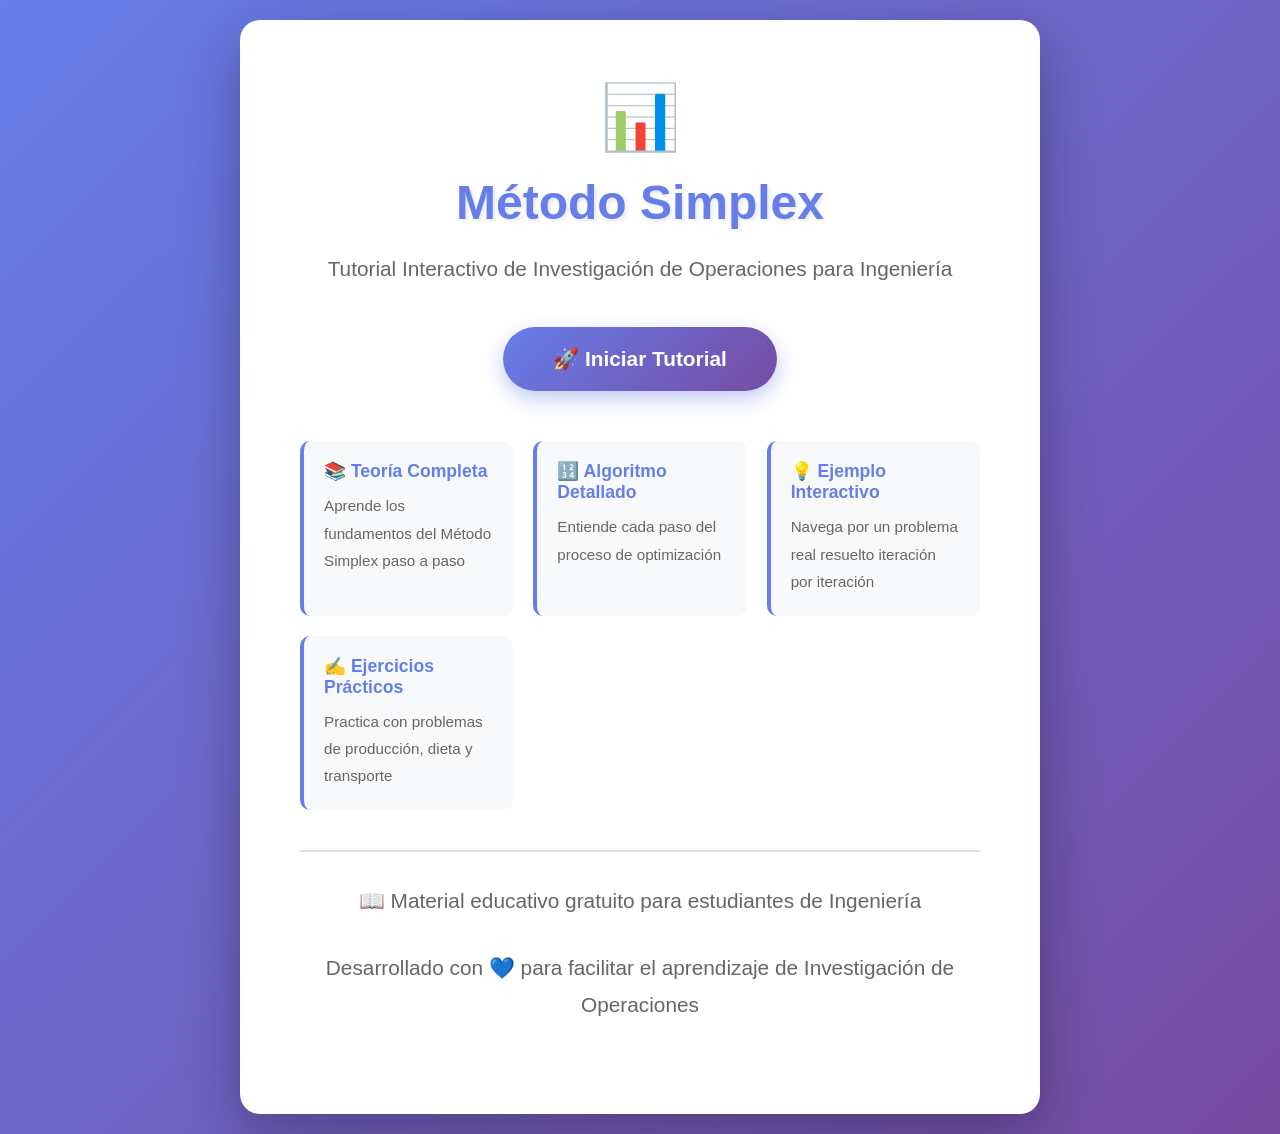
<file: index.html>
<!DOCTYPE html>
<html lang="es">
<head>
    <meta charset="UTF-8">
    <meta name="viewport" content="width=device-width, initial-scale=1.0">
    <title>Tutorial del Método Simplex - Investigación de Operaciones</title>
    <style>
        * {
            margin: 0;
            padding: 0;
            box-sizing: border-box;
        }

        body {
            font-family: 'Segoe UI', Tahoma, Geneva, Verdana, sans-serif;
            background: linear-gradient(135deg, #667eea 0%, #764ba2 100%);
            min-height: 100vh;
            display: flex;
            align-items: center;
            justify-content: center;
            padding: 20px;
        }

        .container {
            max-width: 800px;
            background: white;
            border-radius: 20px;
            box-shadow: 0 20px 60px rgba(0, 0, 0, 0.3);
            padding: 60px;
            text-align: center;
            animation: fadeIn 0.8s ease-out;
        }

        @keyframes fadeIn {
            from {
                opacity: 0;
                transform: translateY(30px);
            }
            to {
                opacity: 1;
                transform: translateY(0);
            }
        }

        h1 {
            font-size: 3rem;
            color: #667eea;
            margin-bottom: 20px;
            text-shadow: 2px 2px 4px rgba(0, 0, 0, 0.1);
        }

        .emoji {
            font-size: 4rem;
            margin-bottom: 20px;
            display: block;
            animation: bounce 2s infinite;
        }

        @keyframes bounce {
            0%, 100% {
                transform: translateY(0);
            }
            50% {
                transform: translateY(-20px);
            }
        }

        p {
            font-size: 1.3rem;
            color: #666;
            margin-bottom: 30px;
            line-height: 1.8;
        }

        .btn {
            display: inline-block;
            padding: 20px 50px;
            background: linear-gradient(135deg, #667eea 0%, #764ba2 100%);
            color: white;
            text-decoration: none;
            border-radius: 50px;
            font-size: 1.3rem;
            font-weight: 600;
            transition: all 0.3s;
            box-shadow: 0 8px 20px rgba(102, 126, 234, 0.4);
            margin: 10px;
        }

        .btn:hover {
            transform: translateY(-5px);
            box-shadow: 0 12px 30px rgba(102, 126, 234, 0.6);
        }

        .features {
            display: grid;
            grid-template-columns: repeat(auto-fit, minmax(200px, 1fr));
            gap: 20px;
            margin-top: 40px;
            text-align: left;
        }

        .feature {
            background: #f8f9fa;
            padding: 20px;
            border-radius: 10px;
            border-left: 4px solid #667eea;
        }

        .feature h3 {
            color: #667eea;
            margin-bottom: 10px;
            font-size: 1.1rem;
        }

        .feature p {
            font-size: 0.95rem;
            margin: 0;
            color: #666;
        }

        .footer {
            margin-top: 40px;
            padding-top: 30px;
            border-top: 2px solid #e0e0e0;
            color: #999;
            font-size: 0.9rem;
        }

        @media (max-width: 768px) {
            .container {
                padding: 40px 30px;
            }

            h1 {
                font-size: 2rem;
            }

            .emoji {
                font-size: 3rem;
            }

            p {
                font-size: 1.1rem;
            }

            .btn {
                padding: 15px 35px;
                font-size: 1.1rem;
            }
        }
    </style>
</head>
<body>
    <div class="container">
        <span class="emoji">📊</span>
        <h1>Método Simplex</h1>
        <p>Tutorial Interactivo de Investigación de Operaciones para Ingeniería</p>

        <a href="static/metodo-simplex.html" class="btn">
            🚀 Iniciar Tutorial
        </a>

        <div class="features">
            <div class="feature">
                <h3>📚 Teoría Completa</h3>
                <p>Aprende los fundamentos del Método Simplex paso a paso</p>
            </div>
            <div class="feature">
                <h3>🔢 Algoritmo Detallado</h3>
                <p>Entiende cada paso del proceso de optimización</p>
            </div>
            <div class="feature">
                <h3>💡 Ejemplo Interactivo</h3>
                <p>Navega por un problema real resuelto iteración por iteración</p>
            </div>
            <div class="feature">
                <h3>✍️ Ejercicios Prácticos</h3>
                <p>Practica con problemas de producción, dieta y transporte</p>
            </div>
        </div>

        <div class="footer">
            <p>📖 Material educativo gratuito para estudiantes de Ingeniería</p>
            <p>Desarrollado con 💙 para facilitar el aprendizaje de Investigación de Operaciones</p>
        </div>
    </div>

    <script>
        // Redirección automática opcional (comentada por defecto)
        // setTimeout(() => {
        //     window.location.href = 'static/metodo-simplex.html';
        // }, 3000);
    </script>
</body>
</html>
</file>
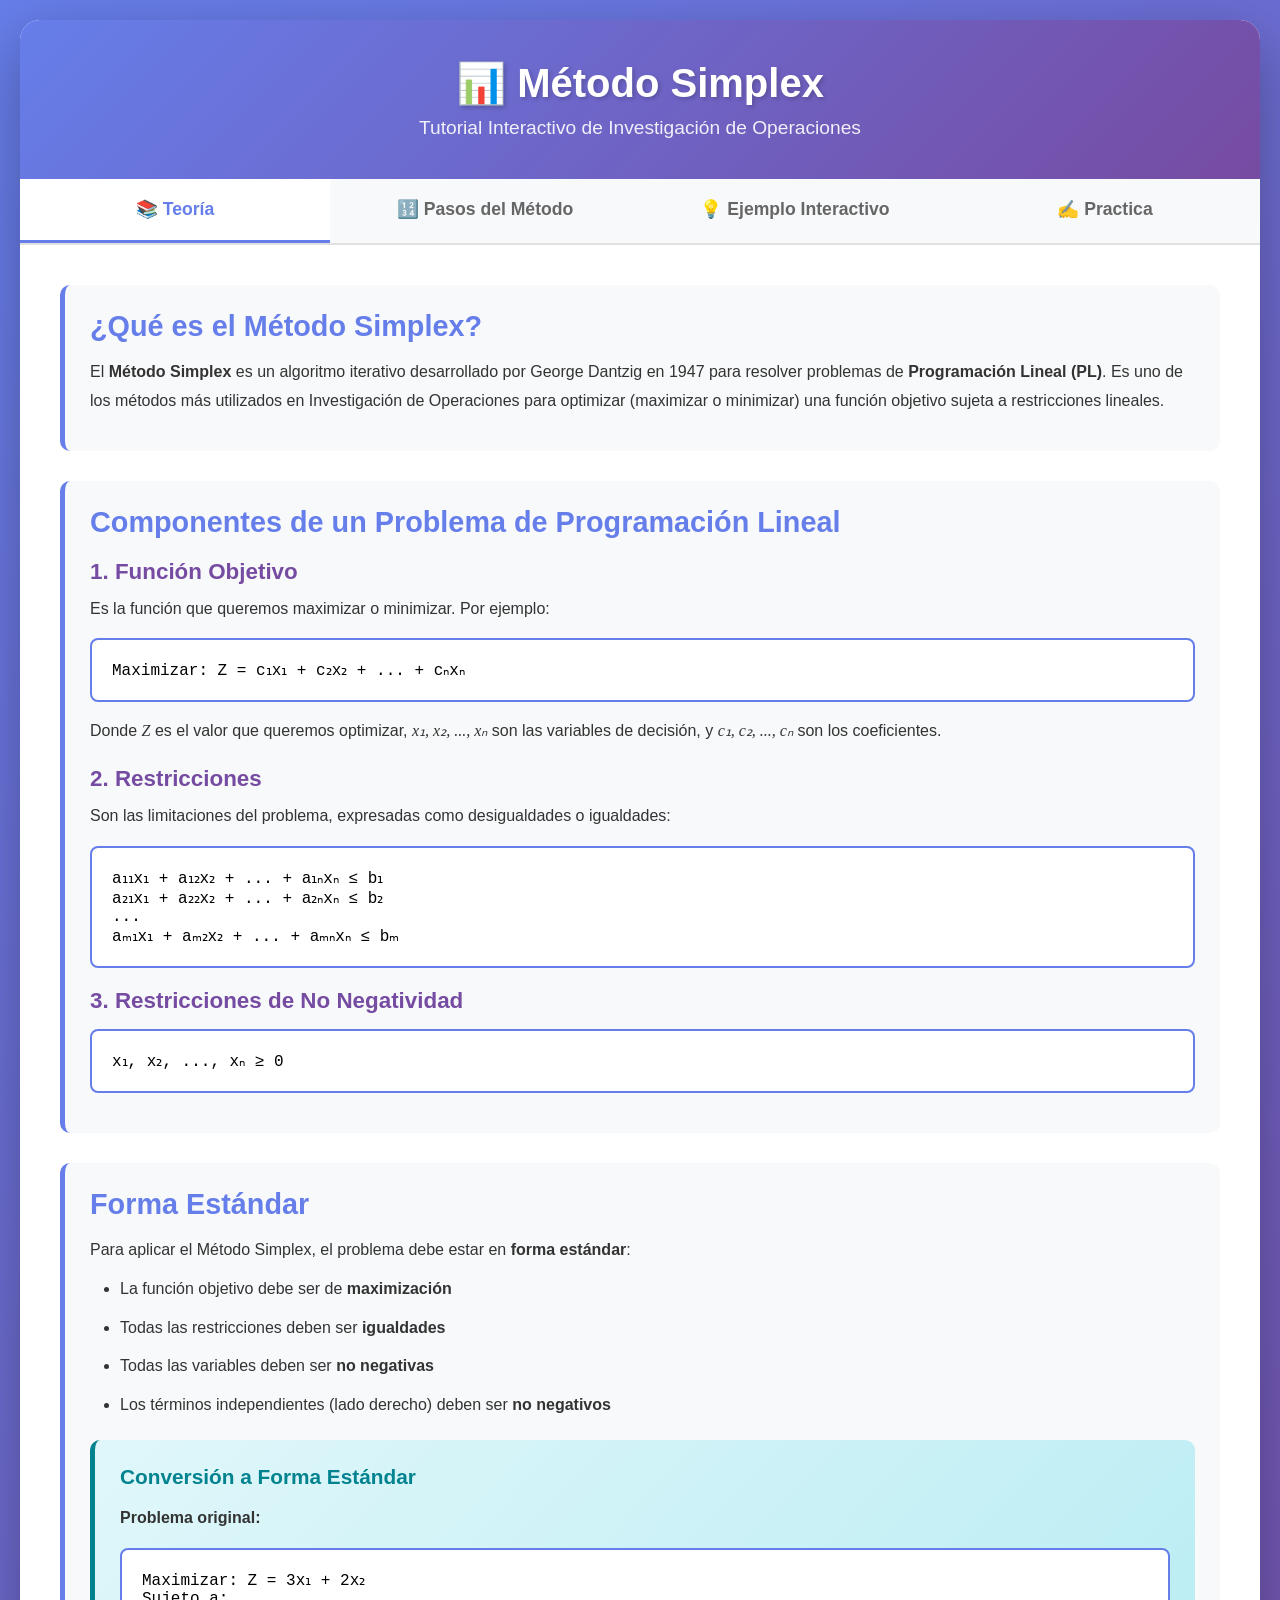
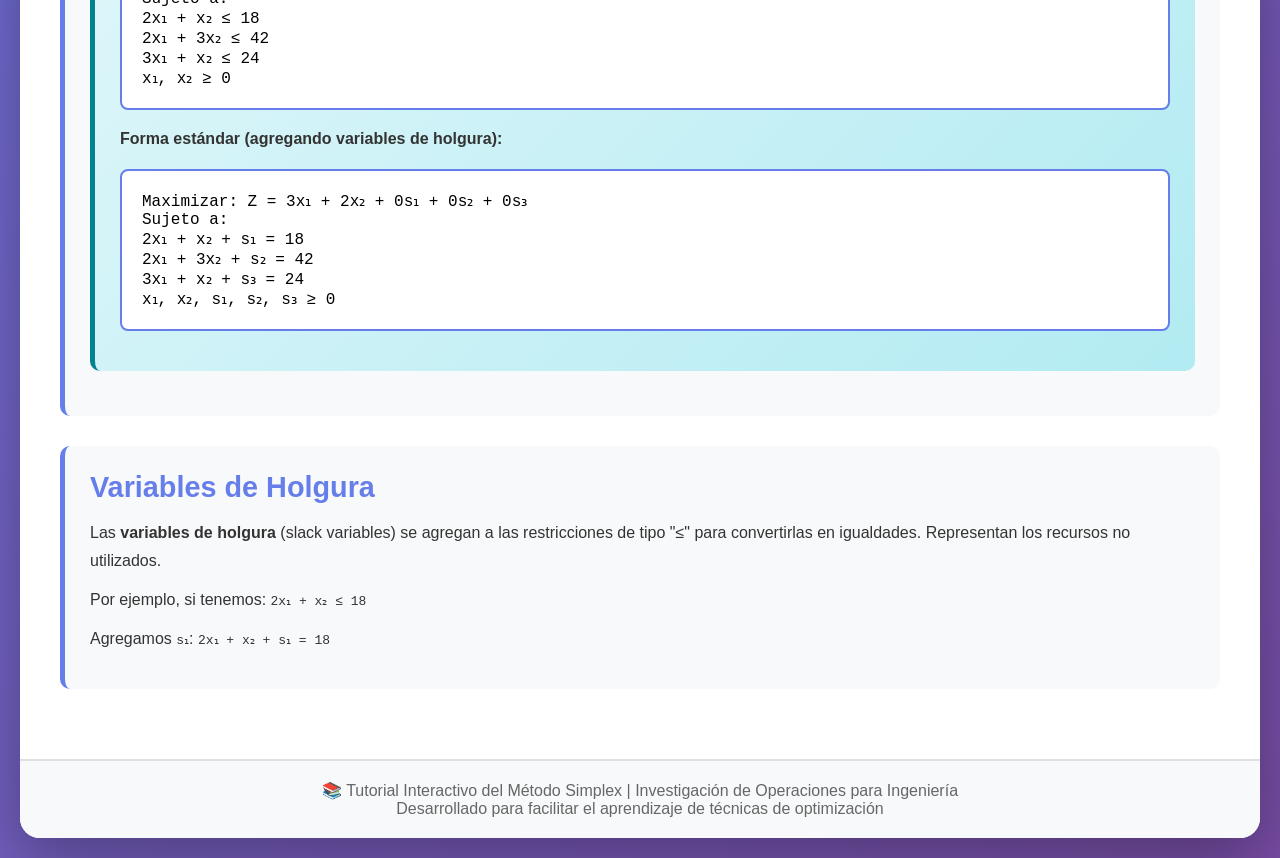
<file: static/metodo-simplex.html>
<!DOCTYPE html>
<html lang="es">
<head>
    <meta charset="UTF-8">
    <meta name="viewport" content="width=device-width, initial-scale=1.0">
    <title>Método Simplex - Tutorial Interactivo</title>
    <style>
        * {
            margin: 0;
            padding: 0;
            box-sizing: border-box;
        }

        body {
            font-family: 'Segoe UI', Tahoma, Geneva, Verdana, sans-serif;
            background: linear-gradient(135deg, #667eea 0%, #764ba2 100%);
            min-height: 100vh;
            padding: 20px;
        }

        .container {
            max-width: 1400px;
            margin: 0 auto;
            background: white;
            border-radius: 20px;
            box-shadow: 0 20px 60px rgba(0, 0, 0, 0.3);
            overflow: hidden;
        }

        .header {
            background: linear-gradient(135deg, #667eea 0%, #764ba2 100%);
            color: white;
            padding: 40px;
            text-align: center;
        }

        .header h1 {
            font-size: 2.5rem;
            margin-bottom: 10px;
            text-shadow: 2px 2px 4px rgba(0, 0, 0, 0.2);
        }

        .header p {
            font-size: 1.2rem;
            opacity: 0.9;
        }

        .nav-tabs {
            display: flex;
            background: #f8f9fa;
            border-bottom: 2px solid #e0e0e0;
        }

        .nav-tab {
            flex: 1;
            padding: 20px;
            text-align: center;
            background: #f8f9fa;
            border: none;
            cursor: pointer;
            font-size: 1.1rem;
            font-weight: 600;
            color: #666;
            transition: all 0.3s;
            border-bottom: 3px solid transparent;
        }

        .nav-tab:hover {
            background: #e9ecef;
            color: #667eea;
        }

        .nav-tab.active {
            background: white;
            color: #667eea;
            border-bottom: 3px solid #667eea;
        }

        .tab-content {
            display: none;
            padding: 40px;
            animation: fadeIn 0.5s;
        }

        .tab-content.active {
            display: block;
        }

        @keyframes fadeIn {
            from { opacity: 0; transform: translateY(20px); }
            to { opacity: 1; transform: translateY(0); }
        }

        .section {
            margin-bottom: 30px;
            padding: 25px;
            background: #f8f9fa;
            border-radius: 10px;
            border-left: 5px solid #667eea;
        }

        .section h2 {
            color: #667eea;
            margin-bottom: 15px;
            font-size: 1.8rem;
        }

        .section h3 {
            color: #764ba2;
            margin-top: 20px;
            margin-bottom: 10px;
            font-size: 1.4rem;
        }

        .section p, .section li {
            line-height: 1.8;
            color: #333;
            margin-bottom: 10px;
        }

        .section ul {
            margin-left: 30px;
        }

        .formula {
            background: white;
            padding: 20px;
            border-radius: 8px;
            margin: 15px 0;
            border: 2px solid #667eea;
            font-family: 'Courier New', monospace;
            overflow-x: auto;
        }

        .example-box {
            background: linear-gradient(135deg, #e0f7fa 0%, #b2ebf2 100%);
            padding: 25px;
            border-radius: 10px;
            margin: 20px 0;
            border-left: 5px solid #00838f;
        }

        .example-box h4 {
            color: #00838f;
            margin-bottom: 15px;
            font-size: 1.3rem;
        }

        .tableau {
            overflow-x: auto;
            margin: 20px 0;
        }

        table {
            width: 100%;
            border-collapse: collapse;
            background: white;
            box-shadow: 0 2px 8px rgba(0, 0, 0, 0.1);
            margin: 20px 0;
        }

        th, td {
            padding: 12px 15px;
            text-align: center;
            border: 1px solid #ddd;
        }

        th {
            background: linear-gradient(135deg, #667eea 0%, #764ba2 100%);
            color: white;
            font-weight: 600;
        }

        tr:nth-child(even) {
            background: #f8f9fa;
        }

        tr:hover {
            background: #e9ecef;
        }

        .highlight-pivot {
            background: #ffeb3b !important;
            font-weight: bold;
            animation: pulse 1s infinite;
        }

        @keyframes pulse {
            0%, 100% { transform: scale(1); }
            50% { transform: scale(1.05); }
        }

        .highlight-row {
            background: #c8e6c9 !important;
        }

        .highlight-col {
            background: #ffcdd2 !important;
        }

        .step-indicator {
            display: flex;
            justify-content: space-between;
            margin: 30px 0;
            position: relative;
        }

        .step-indicator::before {
            content: '';
            position: absolute;
            top: 20px;
            left: 0;
            right: 0;
            height: 3px;
            background: #e0e0e0;
            z-index: 0;
        }

        .step {
            flex: 1;
            text-align: center;
            position: relative;
            z-index: 1;
        }

        .step-circle {
            width: 40px;
            height: 40px;
            border-radius: 50%;
            background: #e0e0e0;
            color: #999;
            display: inline-flex;
            align-items: center;
            justify-content: center;
            font-weight: bold;
            margin-bottom: 10px;
            transition: all 0.3s;
        }

        .step.active .step-circle {
            background: #667eea;
            color: white;
            transform: scale(1.2);
            box-shadow: 0 4px 12px rgba(102, 126, 234, 0.4);
        }

        .step.completed .step-circle {
            background: #4caf50;
            color: white;
        }

        .step-label {
            font-size: 0.9rem;
            color: #666;
            font-weight: 500;
        }

        .step.active .step-label {
            color: #667eea;
            font-weight: 700;
        }

        .controls {
            display: flex;
            gap: 15px;
            justify-content: center;
            margin: 30px 0;
        }

        .btn {
            padding: 12px 30px;
            border: none;
            border-radius: 8px;
            font-size: 1rem;
            font-weight: 600;
            cursor: pointer;
            transition: all 0.3s;
            box-shadow: 0 4px 8px rgba(0, 0, 0, 0.1);
        }

        .btn-primary {
            background: linear-gradient(135deg, #667eea 0%, #764ba2 100%);
            color: white;
        }

        .btn-primary:hover {
            transform: translateY(-2px);
            box-shadow: 0 6px 12px rgba(102, 126, 234, 0.4);
        }

        .btn-secondary {
            background: #6c757d;
            color: white;
        }

        .btn-secondary:hover {
            background: #5a6268;
            transform: translateY(-2px);
        }

        .btn-success {
            background: #4caf50;
            color: white;
        }

        .btn-success:hover {
            background: #45a049;
            transform: translateY(-2px);
        }

        .btn:disabled {
            opacity: 0.5;
            cursor: not-allowed;
            transform: none !important;
        }

        .explanation-box {
            background: linear-gradient(135deg, #fff3e0 0%, #ffe0b2 100%);
            padding: 20px;
            border-radius: 10px;
            margin: 20px 0;
            border-left: 5px solid #e65100;
        }

        .explanation-box h4 {
            color: #e65100;
            margin-bottom: 10px;
        }

        .explanation-box p {
            color: #333;
            line-height: 1.6;
        }

        .alert {
            padding: 15px 20px;
            border-radius: 8px;
            margin: 15px 0;
        }

        .alert-success {
            background: #d4edda;
            color: #155724;
            border-left: 5px solid #28a745;
        }

        .alert-info {
            background: #d1ecf1;
            color: #0c5460;
            border-left: 5px solid #17a2b8;
        }

        .math {
            font-family: 'Cambria Math', 'Times New Roman', serif;
            font-style: italic;
        }

        .interactive-problem {
            background: white;
            padding: 30px;
            border-radius: 10px;
            box-shadow: 0 4px 12px rgba(0, 0, 0, 0.1);
        }

        .input-group {
            margin: 15px 0;
        }

        .input-group label {
            display: block;
            margin-bottom: 8px;
            font-weight: 600;
            color: #333;
        }

        .input-group input {
            width: 100%;
            padding: 10px 15px;
            border: 2px solid #e0e0e0;
            border-radius: 6px;
            font-size: 1rem;
            transition: border-color 0.3s;
        }

        .input-group input:focus {
            outline: none;
            border-color: #667eea;
        }

        .footer {
            background: #f8f9fa;
            padding: 20px;
            text-align: center;
            color: #666;
            border-top: 2px solid #e0e0e0;
        }
    </style>
</head>
<body>
    <div class="container">
        <div class="header">
            <h1>📊 Método Simplex</h1>
            <p>Tutorial Interactivo de Investigación de Operaciones</p>
        </div>

        <div class="nav-tabs">
            <button class="nav-tab active" onclick="showTab('teoria')">📚 Teoría</button>
            <button class="nav-tab" onclick="showTab('pasos')">🔢 Pasos del Método</button>
            <button class="nav-tab" onclick="showTab('ejemplo')">💡 Ejemplo Interactivo</button>
            <button class="nav-tab" onclick="showTab('practica')">✍️ Practica</button>
        </div>

        <!-- TAB 1: TEORÍA -->
        <div id="teoria" class="tab-content active">
            <div class="section">
                <h2>¿Qué es el Método Simplex?</h2>
                <p>
                    El <strong>Método Simplex</strong> es un algoritmo iterativo desarrollado por George Dantzig en 1947
                    para resolver problemas de <strong>Programación Lineal (PL)</strong>. Es uno de los métodos más
                    utilizados en Investigación de Operaciones para optimizar (maximizar o minimizar) una función objetivo
                    sujeta a restricciones lineales.
                </p>
            </div>

            <div class="section">
                <h2>Componentes de un Problema de Programación Lineal</h2>

                <h3>1. Función Objetivo</h3>
                <p>Es la función que queremos maximizar o minimizar. Por ejemplo:</p>
                <div class="formula">
                    Maximizar: Z = c₁x₁ + c₂x₂ + ... + cₙxₙ
                </div>
                <p>Donde <span class="math">Z</span> es el valor que queremos optimizar,
                   <span class="math">x₁, x₂, ..., xₙ</span> son las variables de decisión, y
                   <span class="math">c₁, c₂, ..., cₙ</span> son los coeficientes.</p>

                <h3>2. Restricciones</h3>
                <p>Son las limitaciones del problema, expresadas como desigualdades o igualdades:</p>
                <div class="formula">
                    a₁₁x₁ + a₁₂x₂ + ... + a₁ₙxₙ ≤ b₁<br>
                    a₂₁x₁ + a₂₂x₂ + ... + a₂ₙxₙ ≤ b₂<br>
                    ...<br>
                    aₘ₁x₁ + aₘ₂x₂ + ... + aₘₙxₙ ≤ bₘ
                </div>

                <h3>3. Restricciones de No Negatividad</h3>
                <div class="formula">
                    x₁, x₂, ..., xₙ ≥ 0
                </div>
            </div>

            <div class="section">
                <h2>Forma Estándar</h2>
                <p>Para aplicar el Método Simplex, el problema debe estar en <strong>forma estándar</strong>:</p>
                <ul>
                    <li>La función objetivo debe ser de <strong>maximización</strong></li>
                    <li>Todas las restricciones deben ser <strong>igualdades</strong></li>
                    <li>Todas las variables deben ser <strong>no negativas</strong></li>
                    <li>Los términos independientes (lado derecho) deben ser <strong>no negativos</strong></li>
                </ul>

                <div class="example-box">
                    <h4>Conversión a Forma Estándar</h4>
                    <p><strong>Problema original:</strong></p>
                    <div class="formula">
                        Maximizar: Z = 3x₁ + 2x₂<br>
                        Sujeto a:<br>
                        2x₁ + x₂ ≤ 18<br>
                        2x₁ + 3x₂ ≤ 42<br>
                        3x₁ + x₂ ≤ 24<br>
                        x₁, x₂ ≥ 0
                    </div>

                    <p><strong>Forma estándar (agregando variables de holgura):</strong></p>
                    <div class="formula">
                        Maximizar: Z = 3x₁ + 2x₂ + 0s₁ + 0s₂ + 0s₃<br>
                        Sujeto a:<br>
                        2x₁ + x₂ + s₁ = 18<br>
                        2x₁ + 3x₂ + s₂ = 42<br>
                        3x₁ + x₂ + s₃ = 24<br>
                        x₁, x₂, s₁, s₂, s₃ ≥ 0
                    </div>
                </div>
            </div>

            <div class="section">
                <h2>Variables de Holgura</h2>
                <p>
                    Las <strong>variables de holgura</strong> (slack variables) se agregan a las restricciones de tipo
                    "≤" para convertirlas en igualdades. Representan los recursos no utilizados.
                </p>
                <p>Por ejemplo, si tenemos: <code>2x₁ + x₂ ≤ 18</code></p>
                <p>Agregamos <code>s₁</code>: <code>2x₁ + x₂ + s₁ = 18</code></p>
            </div>
        </div>

        <!-- TAB 2: PASOS DEL MÉTODO -->
        <div id="pasos" class="tab-content">
            <div class="section">
                <h2>Algoritmo del Método Simplex</h2>
                <p>El método Simplex sigue estos pasos iterativos:</p>
            </div>

            <div class="step-indicator">
                <div class="step completed">
                    <div class="step-circle">1</div>
                    <div class="step-label">Forma Estándar</div>
                </div>
                <div class="step completed">
                    <div class="step-circle">2</div>
                    <div class="step-label">Tabla Inicial</div>
                </div>
                <div class="step completed">
                    <div class="step-circle">3</div>
                    <div class="step-label">Columna Pivote</div>
                </div>
                <div class="step completed">
                    <div class="step-circle">4</div>
                    <div class="step-label">Fila Pivote</div>
                </div>
                <div class="step completed">
                    <div class="step-circle">5</div>
                    <div class="step-label">Pivoteo</div>
                </div>
                <div class="step completed">
                    <div class="step-circle">6</div>
                    <div class="step-label">Verificar</div>
                </div>
            </div>

            <div class="section">
                <h3>Paso 1: Convertir a Forma Estándar</h3>
                <p>Transformar el problema agregando variables de holgura, exceso o artificiales según corresponda.</p>
            </div>

            <div class="section">
                <h3>Paso 2: Construir la Tabla Inicial (Tableau)</h3>
                <p>Organizar los coeficientes en una tabla que incluye:</p>
                <ul>
                    <li><strong>Variables básicas:</strong> Las variables de holgura inicialmente</li>
                    <li><strong>Columnas:</strong> Una por cada variable (decisión y holgura)</li>
                    <li><strong>Filas:</strong> Una por cada restricción + fila Z</li>
                    <li><strong>Lado derecho:</strong> Los valores bᵢ</li>
                </ul>
            </div>

            <div class="section">
                <h3>Paso 3: Identificar la Columna Pivote (Variable Entrante)</h3>
                <p>En la fila Z, buscar el <strong>valor más negativo</strong>. Esta columna indica la variable que entrará a la base.</p>
                <div class="alert alert-info">
                    <strong>Criterio:</strong> Si todos los valores en la fila Z son ≥ 0, la solución es óptima.
                </div>
            </div>

            <div class="section">
                <h3>Paso 4: Identificar la Fila Pivote (Variable Saliente)</h3>
                <p>Calcular el <strong>cociente mínimo</strong> dividiendo el lado derecho entre los elementos positivos de la columna pivote:</p>
                <div class="formula">
                    Cociente = bᵢ / aᵢⱼ (donde aᵢⱼ > 0)
                </div>
                <p>La fila con el menor cociente positivo es la fila pivote.</p>
            </div>

            <div class="section">
                <h3>Paso 5: Pivoteo (Operaciones de Fila)</h3>
                <p>El <strong>elemento pivote</strong> es la intersección de la columna y fila pivote.</p>

                <h4>Operaciones:</h4>
                <ol>
                    <li><strong>Normalizar fila pivote:</strong> Dividir toda la fila entre el elemento pivote para que este sea 1</li>
                    <li><strong>Hacer ceros:</strong> Para cada otra fila (incluyendo Z), hacer operaciones de fila para que el elemento en la columna pivote sea 0</li>
                </ol>

                <div class="formula">
                    Nueva fila = Fila actual - (coeficiente en columna pivote) × Nueva fila pivote
                </div>
            </div>

            <div class="section">
                <h3>Paso 6: Verificar Optimalidad</h3>
                <p>Revisar la fila Z:</p>
                <ul>
                    <li>Si todos los coeficientes son ≥ 0: <strong>Solución óptima encontrada</strong></li>
                    <li>Si hay valores negativos: <strong>Regresar al Paso 3</strong></li>
                </ul>
            </div>

            <div class="section">
                <h2>Interpretación de la Solución</h2>
                <p>Cuando el algoritmo termina:</p>
                <ul>
                    <li><strong>Variables básicas:</strong> Sus valores están en el lado derecho</li>
                    <li><strong>Variables no básicas:</strong> Tienen valor 0</li>
                    <li><strong>Valor óptimo de Z:</strong> Está en la intersección de la fila Z con la columna del lado derecho</li>
                </ul>
            </div>
        </div>

        <!-- TAB 3: EJEMPLO INTERACTIVO -->
        <div id="ejemplo" class="tab-content">
            <div class="section">
                <h2>Ejemplo Resuelto Paso a Paso</h2>
                <div class="example-box">
                    <h4>Problema:</h4>
                    <p>Una fábrica produce dos productos: A y B. Queremos maximizar las ganancias.</p>
                    <div class="formula">
                        Maximizar: Z = 3x₁ + 2x₂<br><br>
                        Sujeto a:<br>
                        2x₁ + x₂ ≤ 18  (Restricción de material)<br>
                        2x₁ + 3x₂ ≤ 42  (Restricción de mano de obra)<br>
                        3x₁ + x₂ ≤ 24  (Restricción de máquinas)<br>
                        x₁, x₂ ≥ 0
                    </div>
                </div>
            </div>

            <div class="step-indicator" id="stepIndicator">
                <div class="step active">
                    <div class="step-circle">0</div>
                    <div class="step-label">Inicial</div>
                </div>
                <div class="step">
                    <div class="step-circle">1</div>
                    <div class="step-label">Iteración 1</div>
                </div>
                <div class="step">
                    <div class="step-circle">2</div>
                    <div class="step-label">Iteración 2</div>
                </div>
                <div class="step">
                    <div class="step-circle">✓</div>
                    <div class="step-label">Solución</div>
                </div>
            </div>

            <div id="explanationBox" class="explanation-box">
                <h4>Paso Actual: Tabla Inicial</h4>
                <p>
                    Hemos convertido el problema a forma estándar agregando variables de holgura s₁, s₂, s₃.
                    La solución inicial básica es: x₁ = 0, x₂ = 0, s₁ = 18, s₂ = 42, s₃ = 24, con Z = 0.
                </p>
            </div>

            <div id="tableauContainer" class="tableau">
                <!-- La tabla se generará dinámicamente -->
            </div>

            <div class="controls">
                <button class="btn btn-secondary" onclick="previousStep()" id="btnPrev" disabled>
                    ⬅️ Anterior
                </button>
                <button class="btn btn-primary" onclick="nextStep()" id="btnNext">
                    Siguiente ➡️
                </button>
                <button class="btn btn-success" onclick="resetExample()">
                    🔄 Reiniciar
                </button>
            </div>

            <div id="solutionBox" style="display: none;">
                <div class="alert alert-success">
                    <h3>🎉 ¡Solución Óptima Encontrada!</h3>
                    <p id="solutionText"></p>
                </div>
            </div>
        </div>

        <!-- TAB 4: PRÁCTICA -->
        <div id="practica" class="tab-content">
            <div class="section">
                <h2>Ejemplos para Practicar</h2>
                <p>Resuelve estos problemas aplicando el Método Simplex:</p>
            </div>

            <div class="example-box">
                <h4>Ejercicio 1: Problema de Producción</h4>
                <p>Una empresa fabrica sillas y mesas. Cada silla genera $40 de ganancia y cada mesa $30.</p>
                <div class="formula">
                    Maximizar: Z = 40x₁ + 30x₂<br><br>
                    Sujeto a:<br>
                    x₁ + x₂ ≤ 12  (Madera disponible)<br>
                    2x₁ + x₂ ≤ 16  (Tiempo de ensamblaje)<br>
                    x₁, x₂ ≥ 0
                </div>
                <p><strong>Pista:</strong> Agrega variables de holgura s₁ y s₂, luego construye la tabla inicial.</p>
            </div>

            <div class="example-box">
                <h4>Ejercicio 2: Problema de Dieta</h4>
                <p>Un nutricionista quiere minimizar el costo de una dieta que cumpla con requerimientos nutricionales.</p>
                <div class="formula">
                    Minimizar: Z = 2x₁ + 3x₂<br><br>
                    Sujeto a:<br>
                    4x₁ + 2x₂ ≥ 20  (Proteínas)<br>
                    2x₁ + 5x₂ ≥ 30  (Vitaminas)<br>
                    x₁, x₂ ≥ 0
                </div>
                <p><strong>Nota:</strong> Para minimización, convierte a maximización: Maximizar Z' = -2x₁ - 3x₂</p>
            </div>

            <div class="example-box">
                <h4>Ejercicio 3: Problema de Transporte</h4>
                <div class="formula">
                    Maximizar: Z = 5x₁ + 4x₂ + 6x₃<br><br>
                    Sujeto a:<br>
                    x₁ + x₂ + x₃ ≤ 100<br>
                    2x₁ + x₂ + 3x₃ ≤ 200<br>
                    x₁ + 2x₂ + x₃ ≤ 150<br>
                    x₁, x₂, x₃ ≥ 0
                </div>
            </div>

            <div class="section">
                <h2>Recursos Adicionales</h2>
                <ul>
                    <li>📖 Libro recomendado: "Investigación de Operaciones" - Hamdy Taha</li>
                    <li>📖 Libro recomendado: "Introduction to Operations Research" - Hillier & Lieberman</li>
                    <li>💻 Software: Use Excel Solver o LINDO para verificar sus resultados</li>
                    <li>🎓 Practique con diferentes tipos de problemas: producción, transporte, asignación, dieta</li>
                </ul>
            </div>

            <div class="section">
                <h2>Consejos para el Éxito</h2>
                <ul>
                    <li>✅ Siempre verifique que el problema esté en forma estándar antes de empezar</li>
                    <li>✅ Revise cuidadosamente los cálculos en cada iteración</li>
                    <li>✅ El elemento pivote nunca debe ser cero o negativo</li>
                    <li>✅ Si hay empates en el cociente mínimo, elija arbitrariamente</li>
                    <li>✅ Practique con problemas pequeños antes de abordar problemas grandes</li>
                </ul>
            </div>
        </div>

        <div class="footer">
            <p>📚 Tutorial Interactivo del Método Simplex | Investigación de Operaciones para Ingeniería</p>
            <p>Desarrollado para facilitar el aprendizaje de técnicas de optimización</p>
        </div>
    </div>

    <script>
        // Estado del ejemplo interactivo
        let currentStep = 0;
        const maxSteps = 3;

        // Datos de las tablas para cada iteración
        const tableaux = [
            {
                title: "Tabla Inicial",
                explanation: "Hemos convertido el problema a forma estándar agregando variables de holgura s₁, s₂, s₃. La solución inicial básica es: x₁ = 0, x₂ = 0, s₁ = 18, s₂ = 42, s₃ = 24, con Z = 0.",
                headers: ['Base', 'x₁', 'x₂', 's₁', 's₂', 's₃', 'LD', 'Cociente'],
                rows: [
                    ['s₁', 2, 1, 1, 0, 0, 18, '18/2=9'],
                    ['s₂', 2, 3, 0, 1, 0, 42, '42/2=21'],
                    ['s₃', 3, 1, 0, 0, 1, 24, '24/3=8 ⭐'],
                    ['Z', -3, -2, 0, 0, 0, 0, '']
                ],
                pivot: {row: 2, col: 1},
                highlights: {
                    pivotCol: 1,
                    pivotRow: 2,
                    pivotCell: {row: 2, col: 1}
                }
            },
            {
                title: "Iteración 1",
                explanation: "Variable entrante: x₁ (columna con -3, el más negativo). Variable saliente: s₃ (cociente mínimo 24/3 = 8). Pivote = 3. Dividimos la fila s₃ entre 3 y hacemos ceros en la columna x₁.",
                headers: ['Base', 'x₁', 'x₂', 's₁', 's₂', 's₃', 'LD', 'Cociente'],
                rows: [
                    ['s₁', 0, 1/3, 1, 0, -2/3, 2, '2/(1/3)=6'],
                    ['s₂', 0, 7/3, 0, 1, -2/3, 26, '26/(7/3)≈11.1'],
                    ['x₁', 1, 1/3, 0, 0, 1/3, 8, '—'],
                    ['Z', 0, -1, 0, 0, 1, 24, '']
                ],
                pivot: {row: 0, col: 2},
                highlights: {
                    pivotCol: 2,
                    pivotRow: 0,
                    pivotCell: {row: 0, col: 2}
                }
            },
            {
                title: "Iteración 2",
                explanation: "Variable entrante: x₂ (columna con -1). Variable saliente: s₁ (cociente mínimo 2/(1/3) = 6). Pivote = 1/3. Realizamos las operaciones de fila correspondientes.",
                headers: ['Base', 'x₁', 'x₂', 's₁', 's₂', 's₃', 'LD', 'Cociente'],
                rows: [
                    ['x₂', 0, 1, 3, 0, -2, 6, '—'],
                    ['s₂', 0, 0, -7, 1, 4, 12, '—'],
                    ['x₁', 1, 0, -1, 0, 1, 6, '—'],
                    ['Z', 0, 0, 3, 0, -1, 30, '']
                ],
                pivot: null,
                highlights: null
            },
            {
                title: "Solución Óptima",
                explanation: "¡Todos los coeficientes en la fila Z son ≥ 0! Hemos encontrado la solución óptima.",
                headers: ['Base', 'x₁', 'x₂', 's₁', 's₂', 's₃', 'LD'],
                rows: [
                    ['x₂', 0, 1, 3, 0, -2, 6],
                    ['s₂', 0, 0, -7, 1, 4, 12],
                    ['x₁', 1, 0, -1, 0, 1, 6],
                    ['Z', 0, 0, 3, 0, -1, 30]
                ],
                pivot: null,
                highlights: null,
                solution: "x₁ = 6 unidades de producto A<br>x₂ = 6 unidades de producto B<br>Z = 30 (ganancia máxima)<br><br>Recursos: s₁ = 0 (material totalmente usado), s₂ = 12 (12 horas de mano de obra sobrantes), s₃ = 0 (máquinas totalmente usadas)"
            }
        ];

        // Función para cambiar de tab
        function showTab(tabName) {
            // Ocultar todos los contenidos
            document.querySelectorAll('.tab-content').forEach(tab => {
                tab.classList.remove('active');
            });

            // Quitar active de todos los botones
            document.querySelectorAll('.nav-tab').forEach(btn => {
                btn.classList.remove('active');
            });

            // Mostrar el tab seleccionado
            document.getElementById(tabName).classList.add('active');

            // Activar el botón correspondiente
            event.target.classList.add('active');
        }

        // Función para renderizar la tabla
        function renderTableau(stepIndex) {
            const tableau = tableaux[stepIndex];
            const container = document.getElementById('tableauContainer');

            let html = `<h3>${tableau.title}</h3><table>`;

            // Headers
            html += '<thead><tr>';
            tableau.headers.forEach(header => {
                html += `<th>${header}</th>`;
            });
            html += '</tr></thead><tbody>';

            // Rows
            tableau.rows.forEach((row, rowIndex) => {
                html += '<tr>';
                row.forEach((cell, colIndex) => {
                    let cellClass = '';

                    // Highlight pivot elements
                    if (tableau.highlights) {
                        if (rowIndex === tableau.highlights.pivotRow && colIndex === tableau.highlights.pivotCol) {
                            cellClass = 'highlight-pivot';
                        } else if (colIndex === tableau.highlights.pivotCol && rowIndex !== tableau.rows.length - 1) {
                            cellClass = 'highlight-col';
                        } else if (rowIndex === tableau.highlights.pivotRow) {
                            cellClass = 'highlight-row';
                        }
                    }

                    // Format numbers
                    let displayValue = cell;
                    if (typeof cell === 'number') {
                        displayValue = Math.abs(cell) < 0.0001 ? 0 : cell.toFixed(2);
                        // Remove trailing zeros
                        displayValue = parseFloat(displayValue);
                    }

                    html += `<td class="${cellClass}">${displayValue}</td>`;
                });
                html += '</tr>';
            });

            html += '</tbody></table>';
            container.innerHTML = html;

            // Update explanation
            document.getElementById('explanationBox').innerHTML = `
                <h4>Paso ${stepIndex}: ${tableau.title}</h4>
                <p>${tableau.explanation}</p>
            `;

            // Update step indicator
            updateStepIndicator(stepIndex);

            // Check if solution
            if (stepIndex === maxSteps) {
                document.getElementById('solutionBox').style.display = 'block';
                document.getElementById('solutionText').innerHTML = tableau.solution;
            } else {
                document.getElementById('solutionBox').style.display = 'none';
            }
        }

        // Actualizar indicador de pasos
        function updateStepIndicator(stepIndex) {
            const steps = document.querySelectorAll('#stepIndicator .step');
            steps.forEach((step, index) => {
                step.classList.remove('active', 'completed');
                if (index < stepIndex) {
                    step.classList.add('completed');
                } else if (index === stepIndex) {
                    step.classList.add('active');
                }
            });
        }

        // Navegación
        function nextStep() {
            if (currentStep < maxSteps) {
                currentStep++;
                renderTableau(currentStep);
                updateButtons();
            }
        }

        function previousStep() {
            if (currentStep > 0) {
                currentStep--;
                renderTableau(currentStep);
                updateButtons();
            }
        }

        function resetExample() {
            currentStep = 0;
            renderTableau(currentStep);
            updateButtons();
        }

        function updateButtons() {
            document.getElementById('btnPrev').disabled = currentStep === 0;
            document.getElementById('btnNext').disabled = currentStep === maxSteps;

            if (currentStep === maxSteps) {
                document.getElementById('btnNext').textContent = '✓ Completado';
            } else {
                document.getElementById('btnNext').textContent = 'Siguiente ➡️';
            }
        }

        // Inicializar
        window.onload = function() {
            renderTableau(0);
            updateButtons();
        };
    </script>
</body>
</html>
</file>
